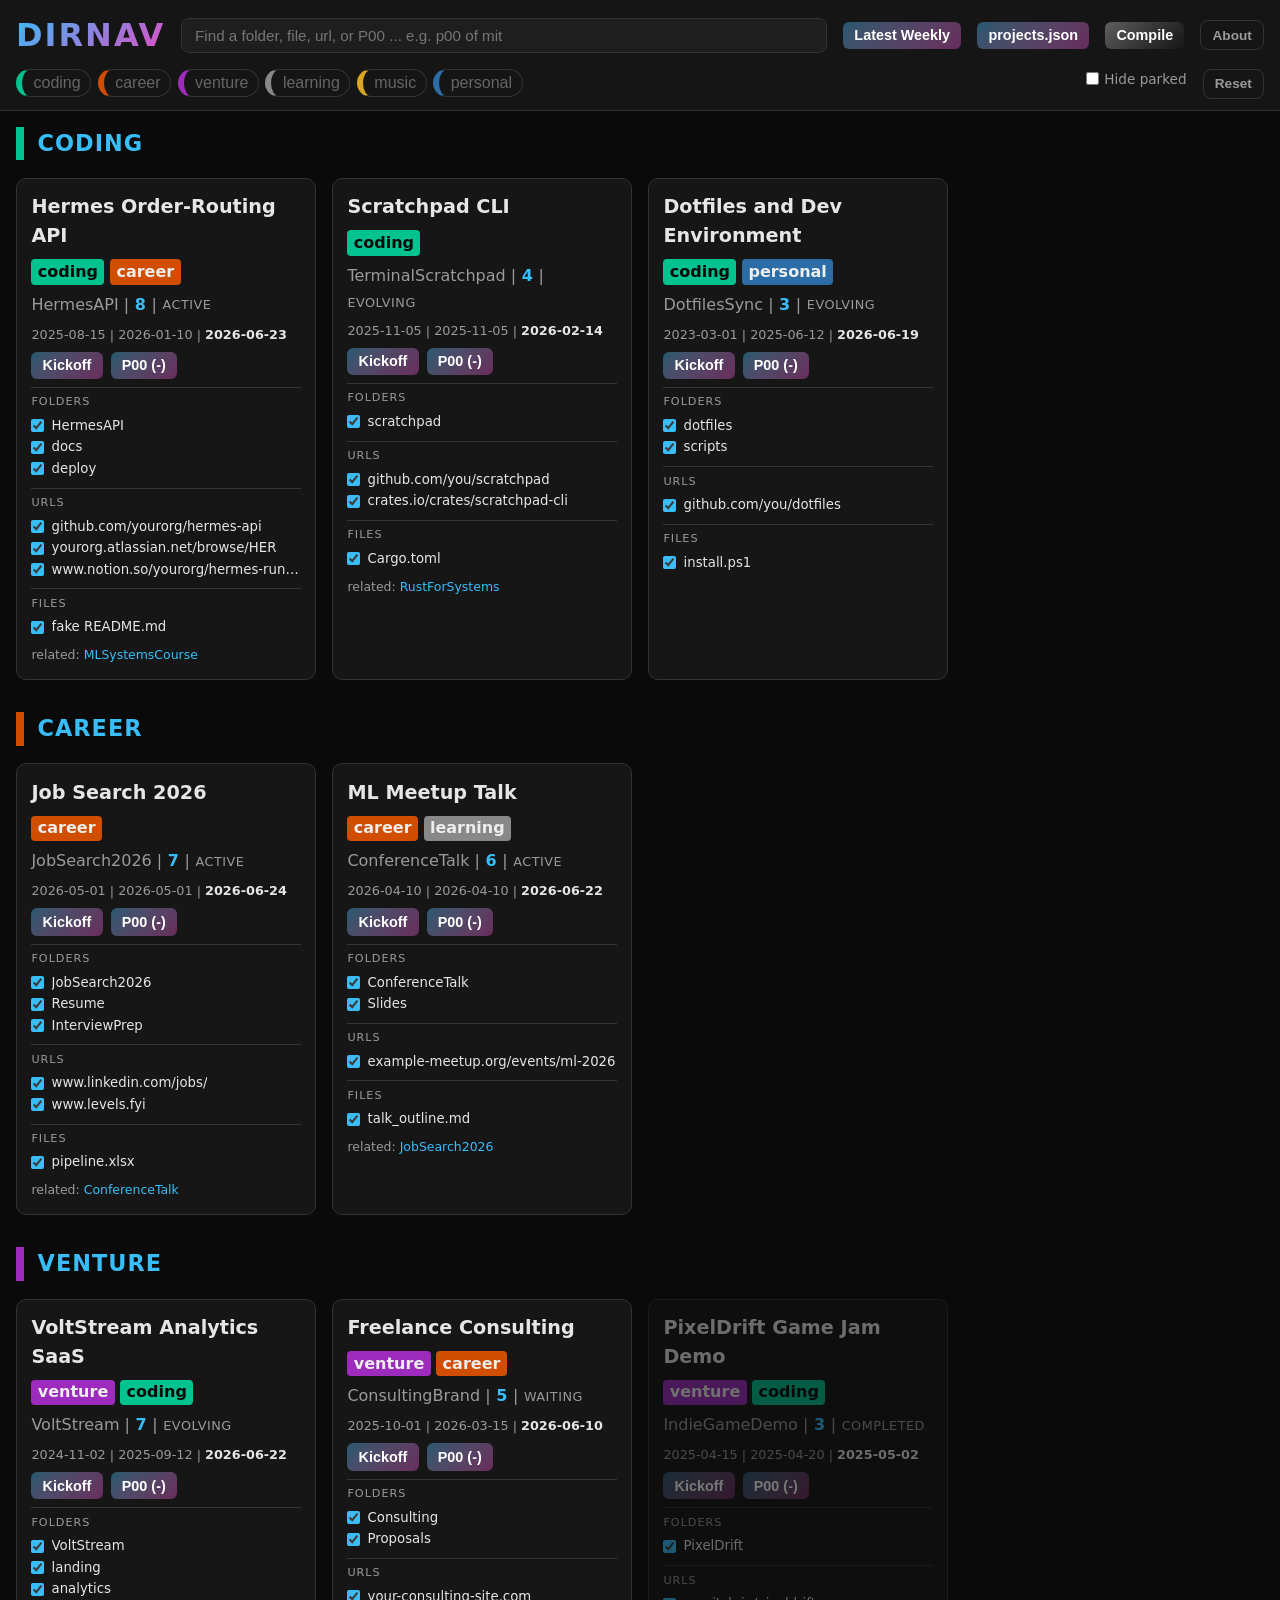
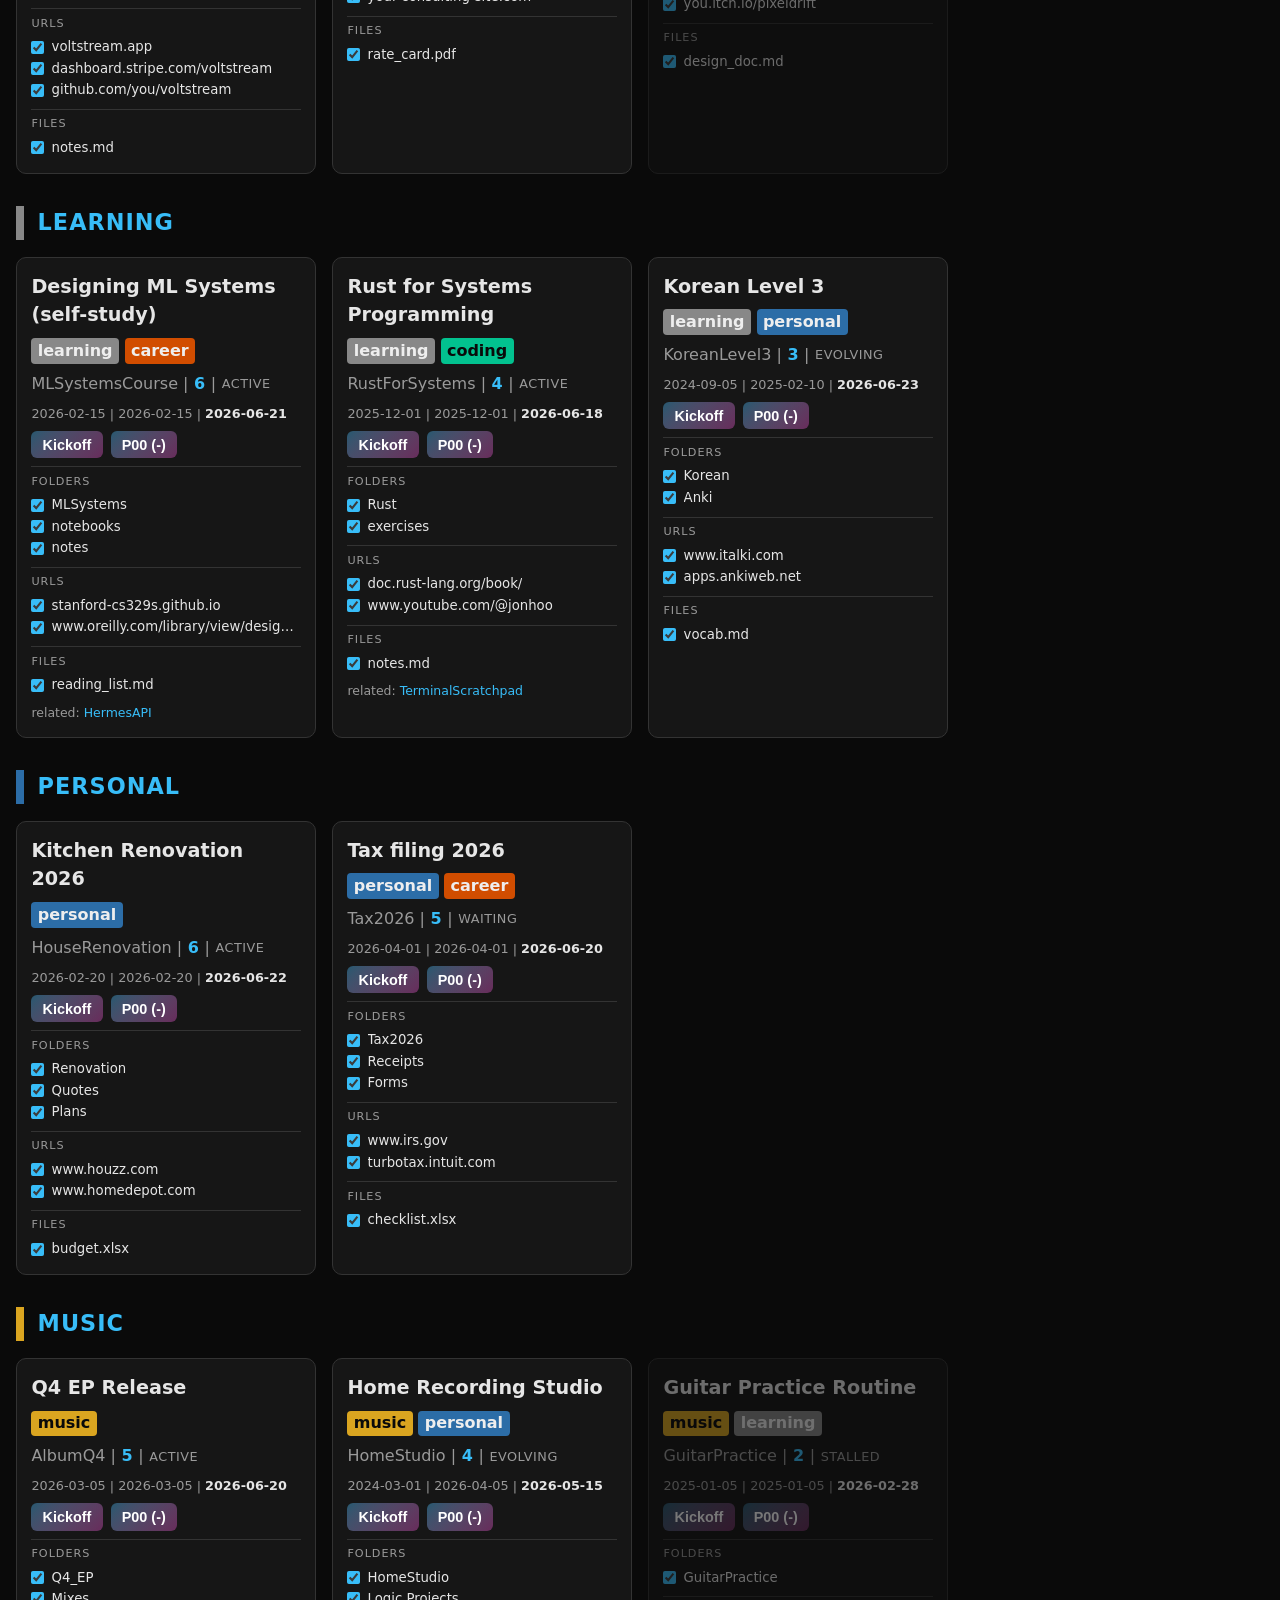
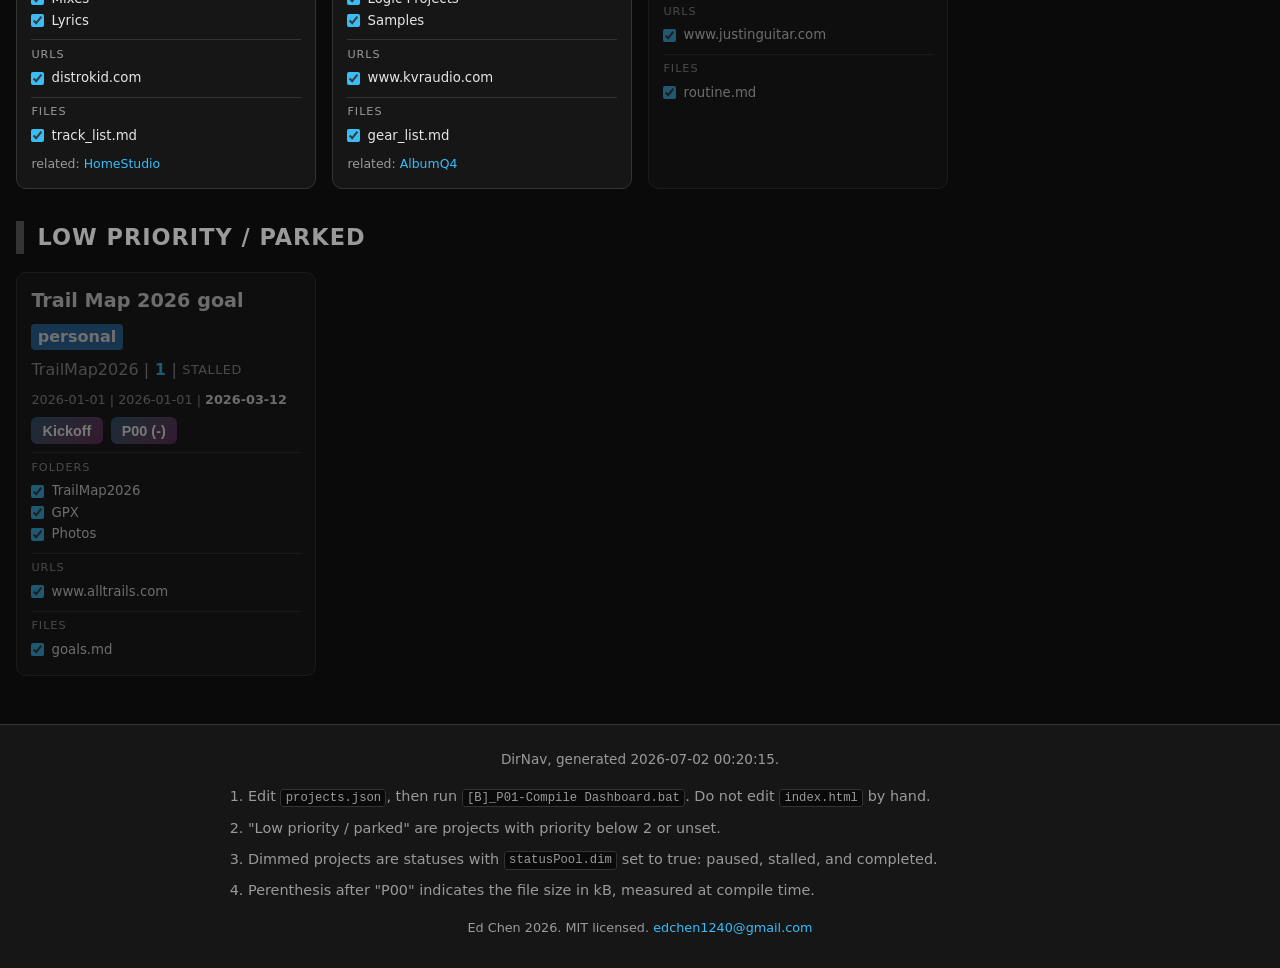
<file: 02_html/index.html>
<!doctype html>
<html lang="en">
<head>
<meta charset="utf-8">
<meta name="viewport" content="width=device-width, initial-scale=1">
<title>DirNav</title>
<link rel="icon" type="image/png" href="02_image/DirNav-favicon.png">
<link rel="stylesheet" href="style.css">
</head>
<body>
<header class="dn-header">
  <div class="dn-header-row">
    <a class="dn-brand" href="https://github.com/edchen1240/DirNav" target="_blank" rel="noopener noreferrer">DirNav</a>
    <input id="dn-search" class="dn-search" type="text" autocomplete="off"
           placeholder="Find a folder, file, url, or P00 ... e.g. p00 of mit">
    <button id="dn-open-weekly" class="btn-multi-function" type="button"
            title="Click: open latest weekly log in VSCode. Shift+click: open its folder. Ctrl+click: copy its path.">Latest Weekly</button>
    <button id="dn-open-manifest" class="btn-multi-function" type="button"
            title="Click: open projects.json in VSCode. Shift+click: open its folder. Ctrl+click: copy its path.">projects.json</button>
    <button id="dn-compile" class="btn-single-function" type="button"
            title="Run [B]_P01-Compile Dashboard.bat to regenerate index.html from projects.json.">Compile</button>
    <button id="dn-about" class="btn-plain" type="button"
            title="About DirNav. Shows the rendered content of about.md.">About</button>
  </div>
  <div class="dn-chips-row">
    <div id="dn-chips" class="dn-chips"></div>
    <label class="dn-toggle"><input type="checkbox" id="dn-hide-dim"> Hide parked</label>
    <button id="dn-reset" class="btn-plain" type="button">Reset</button>
  </div>
  <div id="dn-finder" class="dn-finder" hidden></div>
</header>

<main id="app" class="dn-main"></main>
<footer class="dn-footer">
  <p class="dn-footer-meta">DirNav, generated 2026-07-02 00:20:15.</p>
  <ol class="dn-footer-instructions">
    <li>Edit <code>projects.json</code>, then run <code>[B]_P01-Compile Dashboard.bat</code>. Do not edit <code>index.html</code> by hand.</li>
    <li>"Low priority / parked" are projects with priority below 2 or unset.</li>
    <li>Dimmed projects are statuses with <code>statusPool.dim</code> set to true: paused, stalled, and completed.</li>
    <li>Perenthesis after "P00" indicates the file size in kB, measured at compile time.</li>
  </ol>
  <p class="dn-footer-legal">Ed Chen 2026. MIT licensed. <a href="mailto:edchen1240@gmail.com">edchen1240@gmail.com</a></p>
</footer>

<script>window.DIRNAV_DATA = {"schemaVersion": 1, "attributePool": ["coding", "career", "venture", "learning", "music", "personal"], "statusPool": [{"value": "active", "label": "Active", "description": "In current focus, being worked on now. Has an ending goal or milestone.", "dim": false, "order": 1}, {"value": "evolving", "label": "Evolving", "description": "Long-lived, worked on intermittently as it grows.", "dim": false, "order": 2}, {"value": "waiting", "label": "Waiting", "description": "Blocked on something external.", "dim": false, "order": 3}, {"value": "paused", "label": "Paused", "description": "Deliberately set aside; resumable any time.", "dim": true, "order": 4}, {"value": "stalled", "label": "Stalled", "description": "Unintentionally inactive for a long time.", "dim": true, "order": 5}, {"value": "completed", "label": "Completed", "description": "Done. No further work expected.", "dim": true, "order": 6}], "projects": [{"projectSlug": "HermesAPI", "projectName": "Hermes Order-Routing API", "attributes": ["coding", "career"], "priority": 8, "status": "active", "p00InitiationDate": "2026-01-10", "startDate": "2025-08-15", "lastWorkDate": "2026-06-23", "note": "Main work project. REST microservice handling order routing for the marketplace team.", "folders": ["D:\\03_Temporary Locations\\04_DirNav demo\\HermesAPI", "D:\\03_Temporary Locations\\04_DirNav demo\\HermesAPI\\docs", "D:\\03_Temporary Locations\\04_DirNav demo\\HermesAPI\\deploy"], "urls": ["https://github.com/yourorg/hermes-api", "https://yourorg.atlassian.net/browse/HER", "https://www.notion.so/yourorg/hermes-runbook"], "files": ["D:\\03_Temporary Locations\\04_DirNav demo\\HermesAPI\\fake README.md"], "related": ["MLSystemsCourse"], "p00": "D:\\01_Floor\\a_Ed\\09_EECS\\20_Website\\07_DirNav\\12_GitHub_DirNav\\README.md"}, {"projectSlug": "JobSearch2026", "projectName": "Job Search 2026", "attributes": ["career"], "priority": 7, "status": "active", "p00InitiationDate": "2026-05-01", "startDate": "2026-05-01", "lastWorkDate": "2026-06-24", "note": "Resume, cover letters, interview prep, company pipeline.", "folders": ["C:\\Users\\you\\Career\\JobSearch2026", "C:\\Users\\you\\Career\\JobSearch2026\\Resume", "C:\\Users\\you\\Career\\JobSearch2026\\InterviewPrep"], "urls": ["https://www.linkedin.com/jobs/", "https://www.levels.fyi/"], "files": ["C:\\Users\\you\\Career\\JobSearch2026\\pipeline.xlsx"], "related": ["ConferenceTalk"], "p00": "C:\\Users\\you\\Career\\JobSearch2026\\P00_JobSearch2026.md"}, {"projectSlug": "VoltStream", "projectName": "VoltStream Analytics SaaS", "attributes": ["venture", "coding"], "priority": 7, "status": "evolving", "p00InitiationDate": "2025-09-12", "startDate": "2024-11-02", "lastWorkDate": "2026-06-22", "note": "Side SaaS for indie musicians. First three paying customers; dashboard rewrite in progress.", "folders": ["C:\\Users\\you\\Side\\VoltStream", "C:\\Users\\you\\Side\\VoltStream\\landing", "C:\\Users\\you\\Side\\VoltStream\\analytics"], "urls": ["https://voltstream.app", "https://dashboard.stripe.com/voltstream", "https://github.com/you/voltstream"], "files": ["C:\\Users\\you\\Side\\VoltStream\\notes.md"], "related": [], "p00": "C:\\Users\\you\\Side\\VoltStream\\P00_VoltStream.md"}, {"projectSlug": "ConferenceTalk", "projectName": "ML Meetup Talk", "attributes": ["career", "learning"], "priority": 6, "status": "active", "p00InitiationDate": "2026-04-10", "startDate": "2026-04-10", "lastWorkDate": "2026-06-22", "note": "Speaker slot at the regional ML meetup; slide draft in progress.", "folders": ["C:\\Users\\you\\Career\\ConferenceTalk", "C:\\Users\\you\\Career\\ConferenceTalk\\Slides"], "urls": ["https://example-meetup.org/events/ml-2026"], "files": ["C:\\Users\\you\\Career\\ConferenceTalk\\talk_outline.md"], "related": ["JobSearch2026"], "p00": "C:\\Users\\you\\Career\\ConferenceTalk\\P00_ConferenceTalk.md"}, {"projectSlug": "MLSystemsCourse", "projectName": "Designing ML Systems (self-study)", "attributes": ["learning", "career"], "priority": 6, "status": "active", "p00InitiationDate": "2026-02-15", "startDate": "2026-02-15", "lastWorkDate": "2026-06-21", "note": "Working through Chip Huyen's book plus the Stanford CS329S lectures.", "folders": ["C:\\Users\\you\\Learning\\MLSystems", "C:\\Users\\you\\Learning\\MLSystems\\notebooks", "C:\\Users\\you\\Learning\\MLSystems\\notes"], "urls": ["https://stanford-cs329s.github.io/", "https://www.oreilly.com/library/view/designing-machine-learning/9781098107956/"], "files": ["C:\\Users\\you\\Learning\\MLSystems\\reading_list.md"], "related": ["HermesAPI"], "p00": "C:\\Users\\you\\Learning\\MLSystems\\P00_MLSystemsCourse.md"}, {"projectSlug": "HouseRenovation", "projectName": "Kitchen Renovation 2026", "attributes": ["personal"], "priority": 6, "status": "active", "p00InitiationDate": "2026-02-20", "startDate": "2026-02-20", "lastWorkDate": "2026-06-22", "note": "Kitchen remodel. Cabinets ordered, electrician booked for July.", "folders": ["C:\\Users\\you\\Personal\\Renovation", "C:\\Users\\you\\Personal\\Renovation\\Quotes", "C:\\Users\\you\\Personal\\Renovation\\Plans"], "urls": ["https://www.houzz.com/", "https://www.homedepot.com/"], "files": ["C:\\Users\\you\\Personal\\Renovation\\budget.xlsx"], "related": [], "p00": "C:\\Users\\you\\Personal\\Renovation\\P00_Renovation.md"}, {"projectSlug": "ConsultingBrand", "projectName": "Freelance Consulting", "attributes": ["venture", "career"], "priority": 5, "status": "waiting", "p00InitiationDate": "2026-03-15", "startDate": "2025-10-01", "lastWorkDate": "2026-06-10", "note": "Waiting on a contract signoff from the discovery lead.", "folders": ["C:\\Users\\you\\Side\\Consulting", "C:\\Users\\you\\Side\\Consulting\\Proposals"], "urls": ["https://your-consulting-site.com"], "files": ["C:\\Users\\you\\Side\\Consulting\\rate_card.pdf"], "related": [], "p00": "C:\\Users\\you\\Side\\Consulting\\P00_Consulting.md"}, {"projectSlug": "AlbumQ4", "projectName": "Q4 EP Release", "attributes": ["music"], "priority": 5, "status": "active", "p00InitiationDate": "2026-03-05", "startDate": "2026-03-05", "lastWorkDate": "2026-06-20", "note": "Four-track EP for Q4. Two tracks tracked, two in writing.", "folders": ["C:\\Users\\you\\Music\\Q4_EP", "C:\\Users\\you\\Music\\Q4_EP\\Mixes", "C:\\Users\\you\\Music\\Q4_EP\\Lyrics"], "urls": ["https://distrokid.com/"], "files": ["C:\\Users\\you\\Music\\Q4_EP\\track_list.md"], "related": ["HomeStudio"], "p00": "C:\\Users\\you\\Music\\Q4_EP\\P00_AlbumQ4.md"}, {"projectSlug": "Tax2026", "projectName": "Tax filing 2026", "attributes": ["personal", "career"], "priority": 5, "status": "waiting", "p00InitiationDate": "2026-04-01", "startDate": "2026-04-01", "lastWorkDate": "2026-06-20", "note": "Waiting on the brokerage K-1 before final submission.", "folders": ["C:\\Users\\you\\Admin\\Tax2026", "C:\\Users\\you\\Admin\\Tax2026\\Receipts", "C:\\Users\\you\\Admin\\Tax2026\\Forms"], "urls": ["https://www.irs.gov/", "https://turbotax.intuit.com/"], "files": ["C:\\Users\\you\\Admin\\Tax2026\\checklist.xlsx"], "related": [], "p00": "C:\\Users\\you\\Admin\\Tax2026\\P00_Tax2026.md"}, {"projectSlug": "RustForSystems", "projectName": "Rust for Systems Programming", "attributes": ["learning", "coding"], "priority": 4, "status": "active", "p00InitiationDate": "2025-12-01", "startDate": "2025-12-01", "lastWorkDate": "2026-06-18", "note": "Working through the Rust Book and Jon Gjengset's videos.", "folders": ["C:\\Users\\you\\Learning\\Rust", "C:\\Users\\you\\Learning\\Rust\\exercises"], "urls": ["https://doc.rust-lang.org/book/", "https://www.youtube.com/@jonhoo"], "files": ["C:\\Users\\you\\Learning\\Rust\\notes.md"], "related": ["TerminalScratchpad"], "p00": "C:\\Users\\you\\Learning\\Rust\\P00_Rust.md"}, {"projectSlug": "TerminalScratchpad", "projectName": "Scratchpad CLI", "attributes": ["coding"], "priority": 4, "status": "evolving", "p00InitiationDate": "2025-11-05", "startDate": "2025-11-05", "lastWorkDate": "2026-02-14", "note": "Rust CLI for quick text and code snippets. Picked up while learning Rust.", "folders": ["C:\\Users\\you\\Projects\\scratchpad"], "urls": ["https://github.com/you/scratchpad", "https://crates.io/crates/scratchpad-cli"], "files": ["C:\\Users\\you\\Projects\\scratchpad\\Cargo.toml"], "related": ["RustForSystems"], "p00": "C:\\Users\\you\\Projects\\scratchpad\\P00_Scratchpad.md"}, {"projectSlug": "HomeStudio", "projectName": "Home Recording Studio", "attributes": ["music", "personal"], "priority": 4, "status": "evolving", "p00InitiationDate": "2026-04-05", "startDate": "2024-03-01", "lastWorkDate": "2026-05-15", "note": "Bedroom setup. Logic projects, sample library, gear notes.", "folders": ["C:\\Users\\you\\Music\\HomeStudio", "C:\\Users\\you\\Music\\HomeStudio\\Logic Projects", "C:\\Users\\you\\Music\\HomeStudio\\Samples"], "urls": ["https://www.kvraudio.com/"], "files": ["C:\\Users\\you\\Music\\HomeStudio\\gear_list.md"], "related": ["AlbumQ4"], "p00": "C:\\Users\\you\\Music\\HomeStudio\\P00_HomeStudio.md"}, {"projectSlug": "DotfilesSync", "projectName": "Dotfiles and Dev Environment", "attributes": ["coding", "personal"], "priority": 3, "status": "evolving", "p00InitiationDate": "2025-06-12", "startDate": "2023-03-01", "lastWorkDate": "2026-06-19", "note": "Cross-machine config, install scripts, terminal setup.", "folders": ["C:\\Users\\you\\Projects\\dotfiles", "C:\\Users\\you\\Projects\\dotfiles\\scripts"], "urls": ["https://github.com/you/dotfiles"], "files": ["C:\\Users\\you\\Projects\\dotfiles\\install.ps1"], "related": [], "p00": "C:\\Users\\you\\Projects\\dotfiles\\P00_Dotfiles.md"}, {"projectSlug": "KoreanLevel3", "projectName": "Korean Level 3", "attributes": ["learning", "personal"], "priority": 3, "status": "evolving", "p00InitiationDate": "2025-02-10", "startDate": "2024-09-05", "lastWorkDate": "2026-06-23", "note": "Daily Anki plus weekly tutor session on iTalki.", "folders": ["C:\\Users\\you\\Learning\\Korean", "C:\\Users\\you\\Learning\\Korean\\Anki"], "urls": ["https://www.italki.com/", "https://apps.ankiweb.net/"], "files": ["C:\\Users\\you\\Learning\\Korean\\vocab.md"], "related": [], "p00": "C:\\Users\\you\\Learning\\Korean\\P00_Korean.md"}, {"projectSlug": "IndieGameDemo", "projectName": "PixelDrift Game Jam Demo", "attributes": ["venture", "coding"], "priority": 3, "status": "completed", "p00InitiationDate": "2025-04-20", "startDate": "2025-04-15", "lastWorkDate": "2025-05-02", "note": "Two-week jam build. Shipped, may revisit as a full game later.", "folders": ["C:\\Users\\you\\Side\\PixelDrift"], "urls": ["https://you.itch.io/pixeldrift"], "files": ["C:\\Users\\you\\Side\\PixelDrift\\design_doc.md"], "related": [], "p00": "C:\\Users\\you\\Side\\PixelDrift\\P00_PixelDrift.md"}, {"projectSlug": "GuitarPractice", "projectName": "Guitar Practice Routine", "attributes": ["music", "learning"], "priority": 2, "status": "stalled", "p00InitiationDate": "2025-01-05", "startDate": "2025-01-05", "lastWorkDate": "2026-02-28", "note": "Structured 30-min daily routine. Fell off in late winter.", "folders": ["C:\\Users\\you\\Music\\GuitarPractice"], "urls": ["https://www.justinguitar.com/"], "files": ["C:\\Users\\you\\Music\\GuitarPractice\\routine.md"], "related": [], "p00": "C:\\Users\\you\\Music\\GuitarPractice\\P00_Guitar.md"}, {"projectSlug": "TrailMap2026", "projectName": "Trail Map 2026 goal", "attributes": ["personal"], "priority": 1, "status": "stalled", "p00InitiationDate": "2026-01-01", "startDate": "2026-01-01", "lastWorkDate": "2026-03-12", "note": "Hiking-mile tracker. Dropped off in spring; revisit before fall season.", "folders": ["C:\\Users\\you\\Personal\\TrailMap2026", "C:\\Users\\you\\Personal\\TrailMap2026\\GPX", "C:\\Users\\you\\Personal\\TrailMap2026\\Photos"], "urls": ["https://www.alltrails.com/"], "files": ["C:\\Users\\you\\Personal\\TrailMap2026\\goals.md"], "related": [], "p00": "C:\\Users\\you\\Personal\\TrailMap2026\\P00_TrailMap2026.md"}]};</script>
<script>window.DIRNAV_MANIFEST_PATH = "D:\\01_Floor\\a_Ed\\21_Claude\\05_Project Management\\07_DirNav\\12_GitHub_DirNav\\projects.json";</script>
<script>window.DIRNAV_LATEST_WEEKLY_PATH = "D:\\01_Floor\\a_Ed\\21_Claude\\02_AI Career Advise\\01_Weekly\\2026-07_Weeklys.md";</script>
<script src="03_js/app.js"></script>
</body>
</html>
</file>
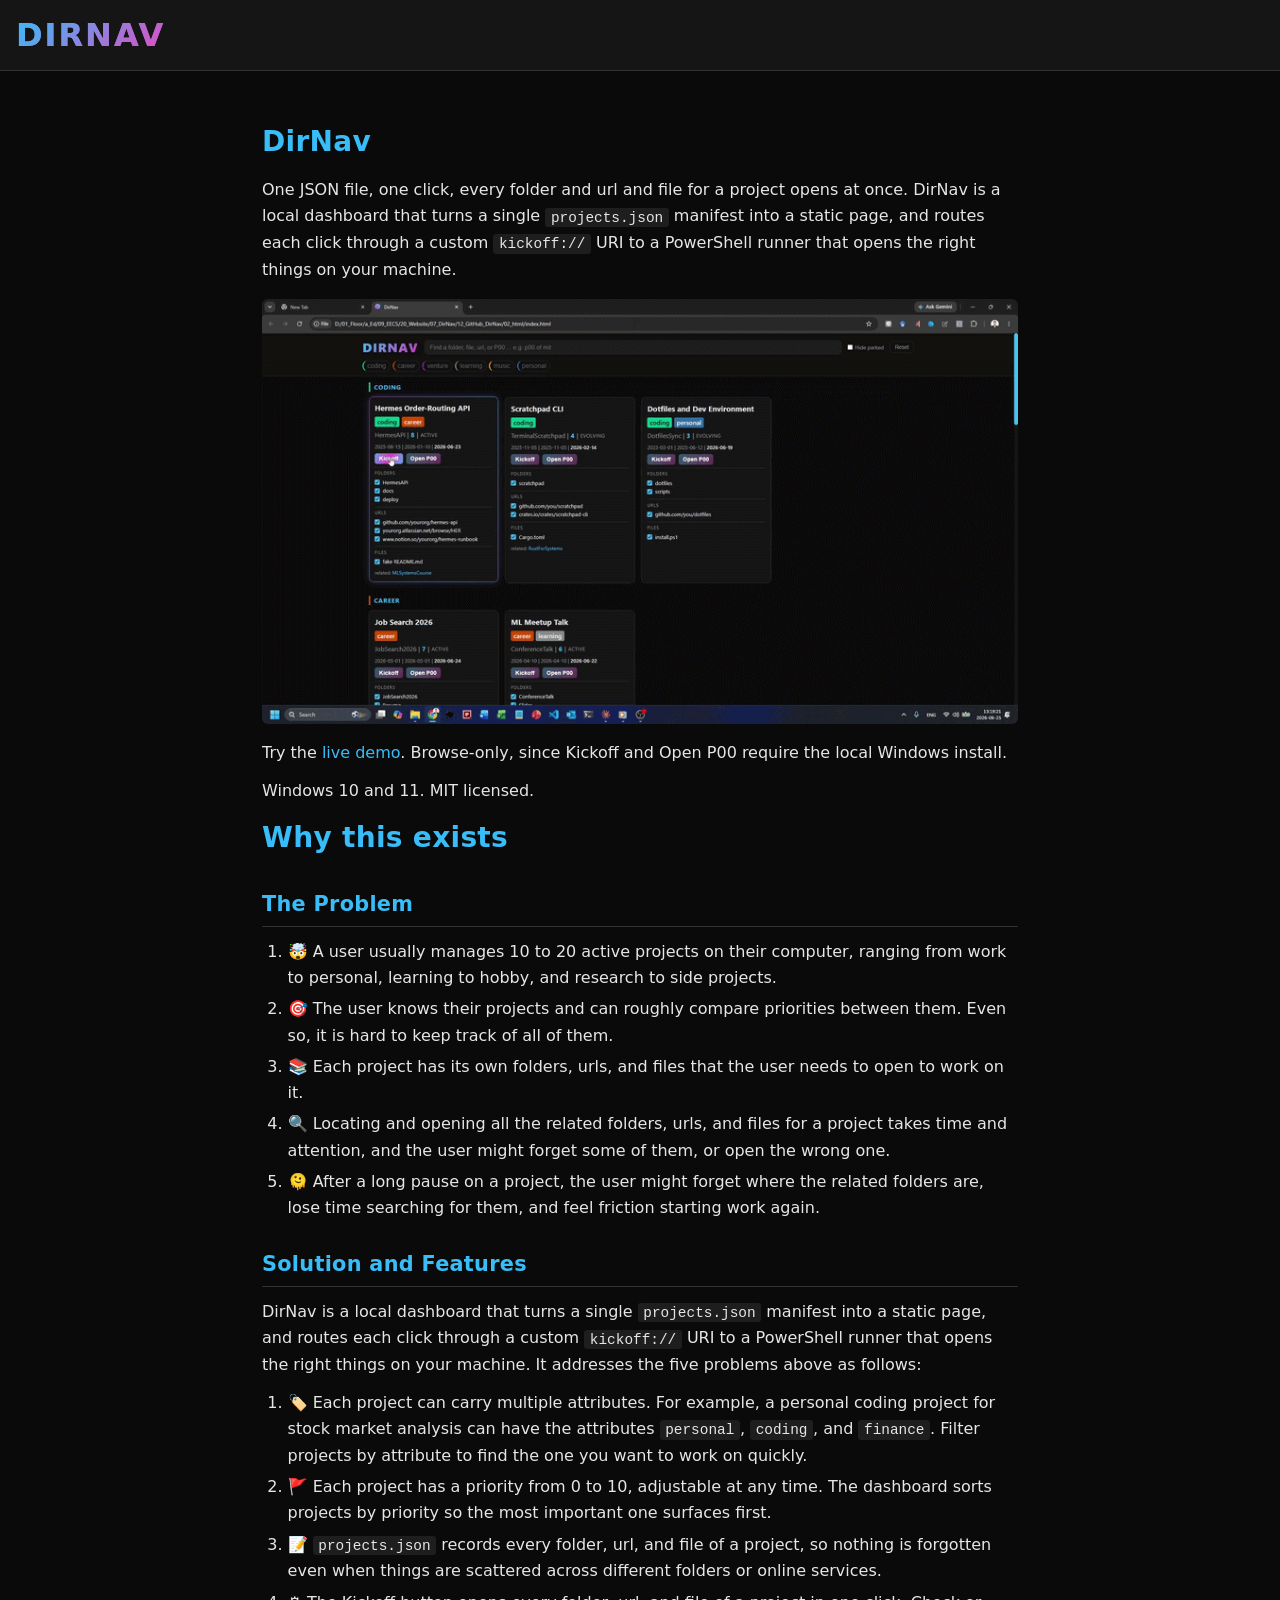
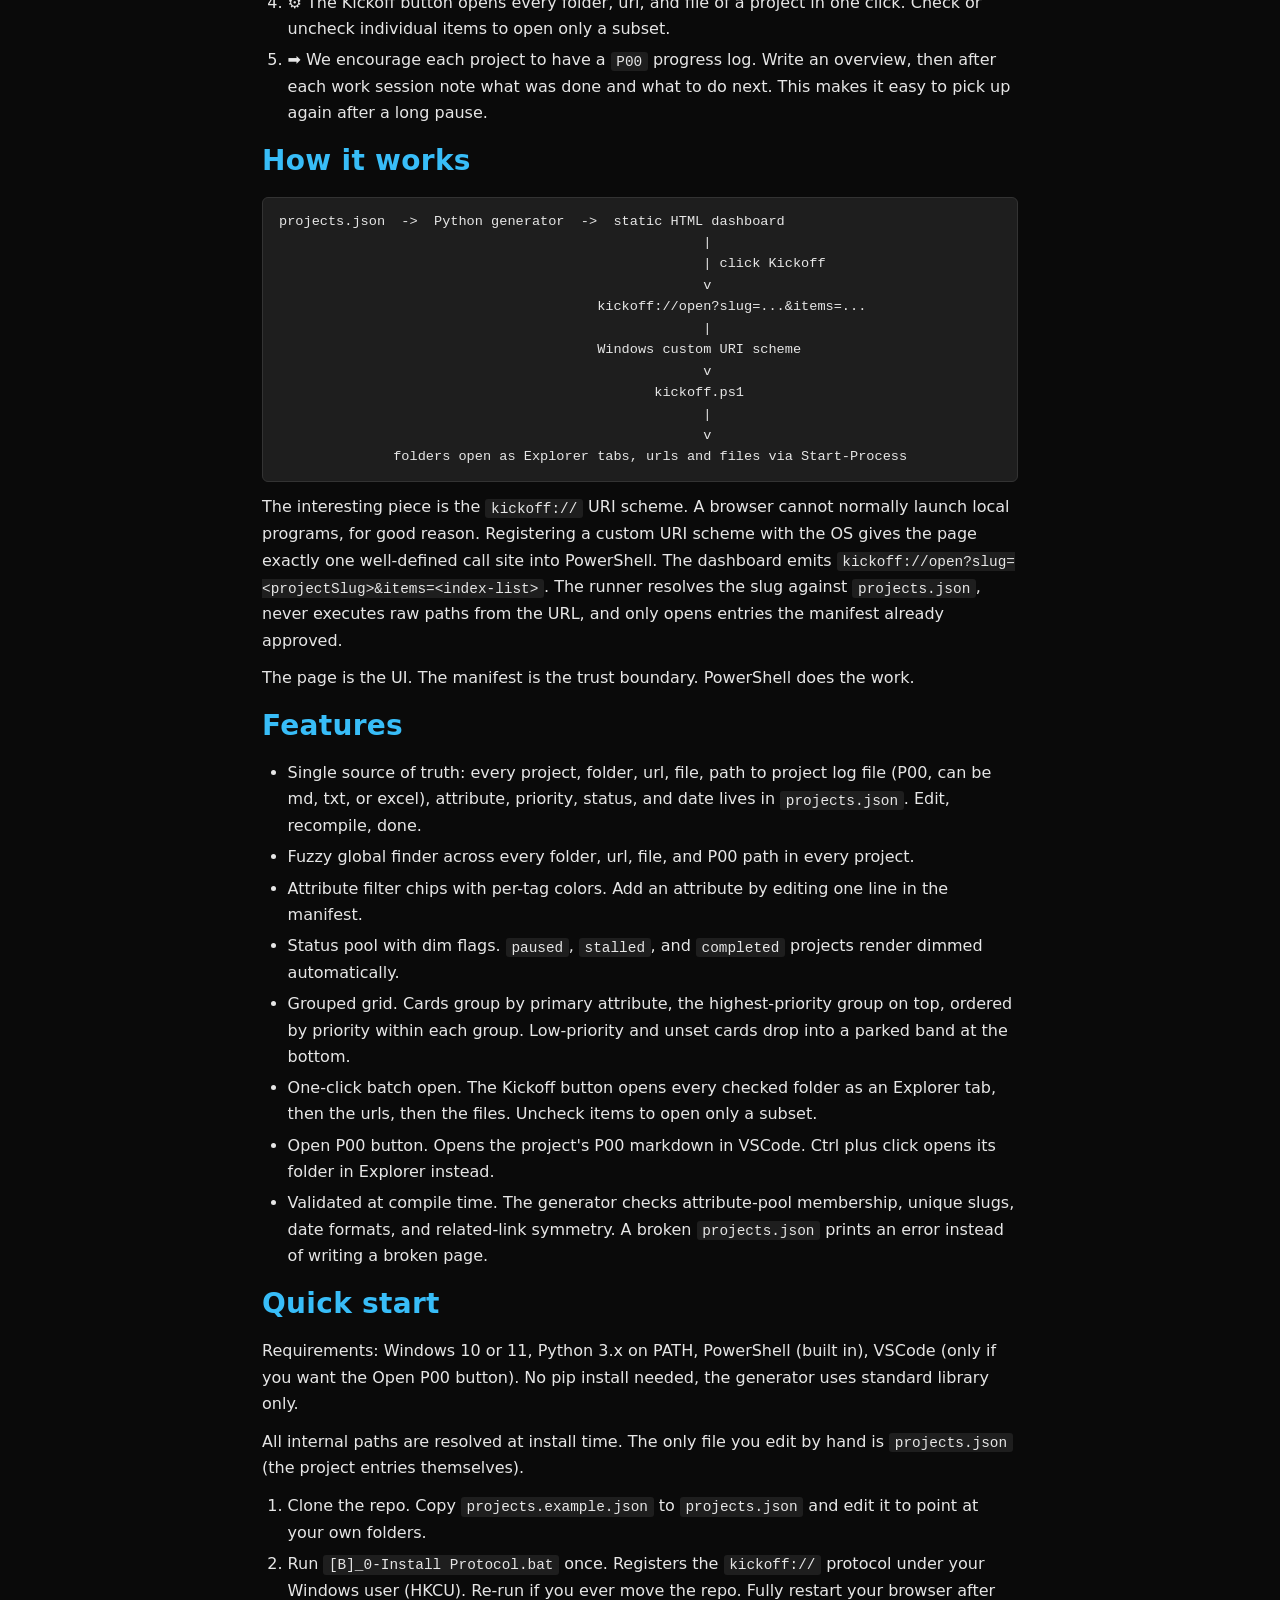
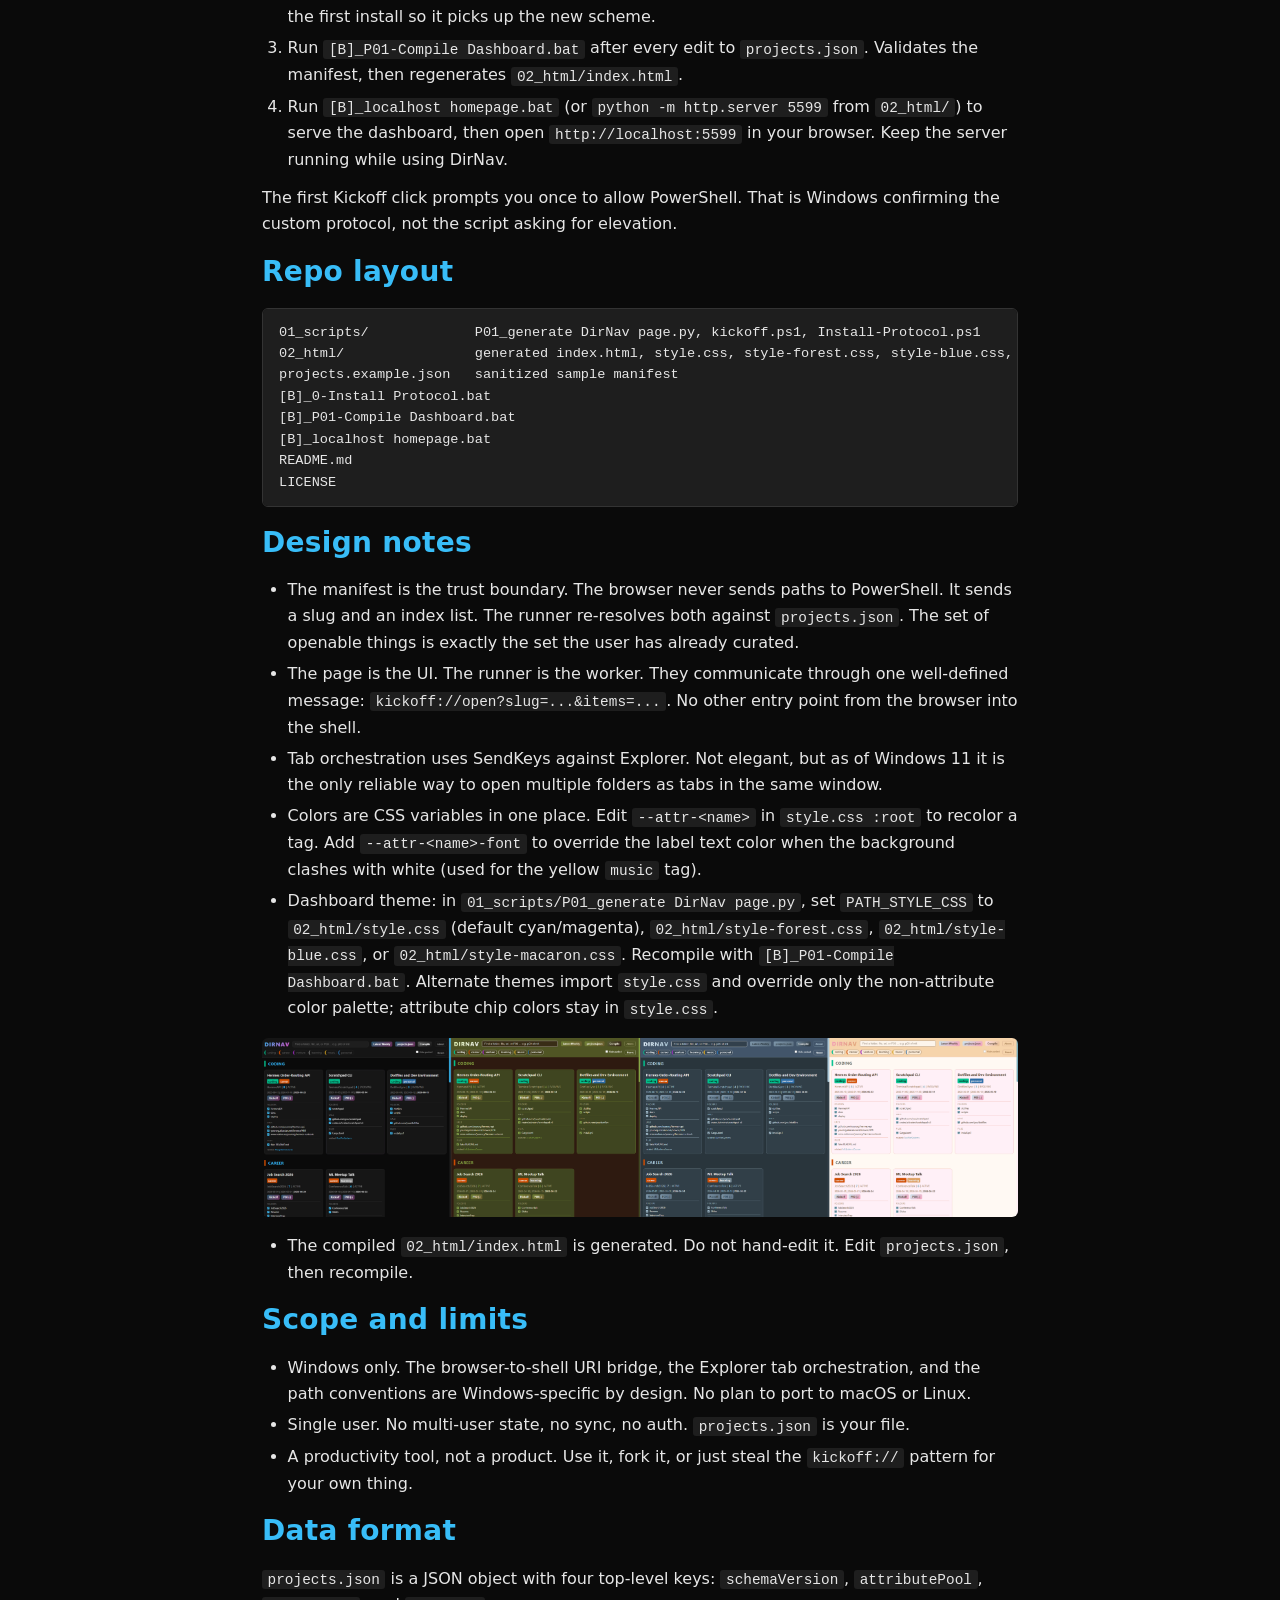
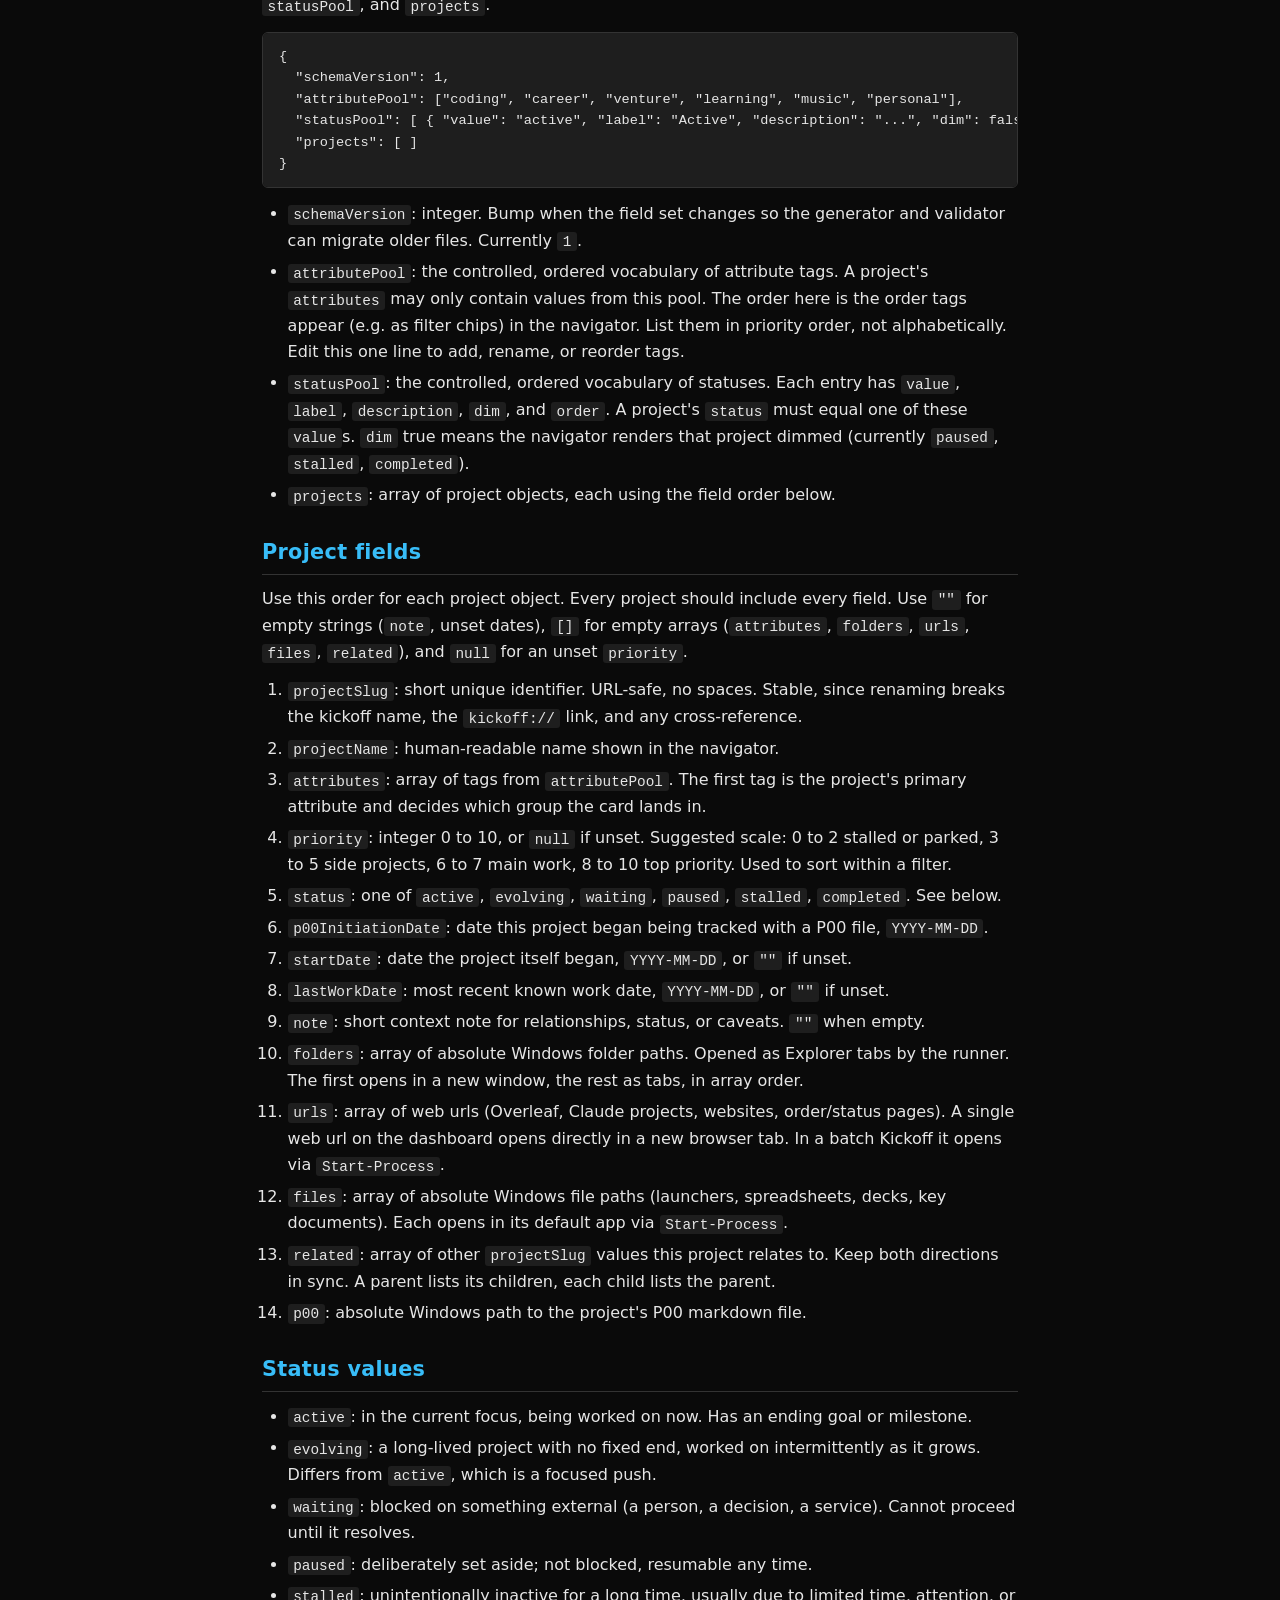
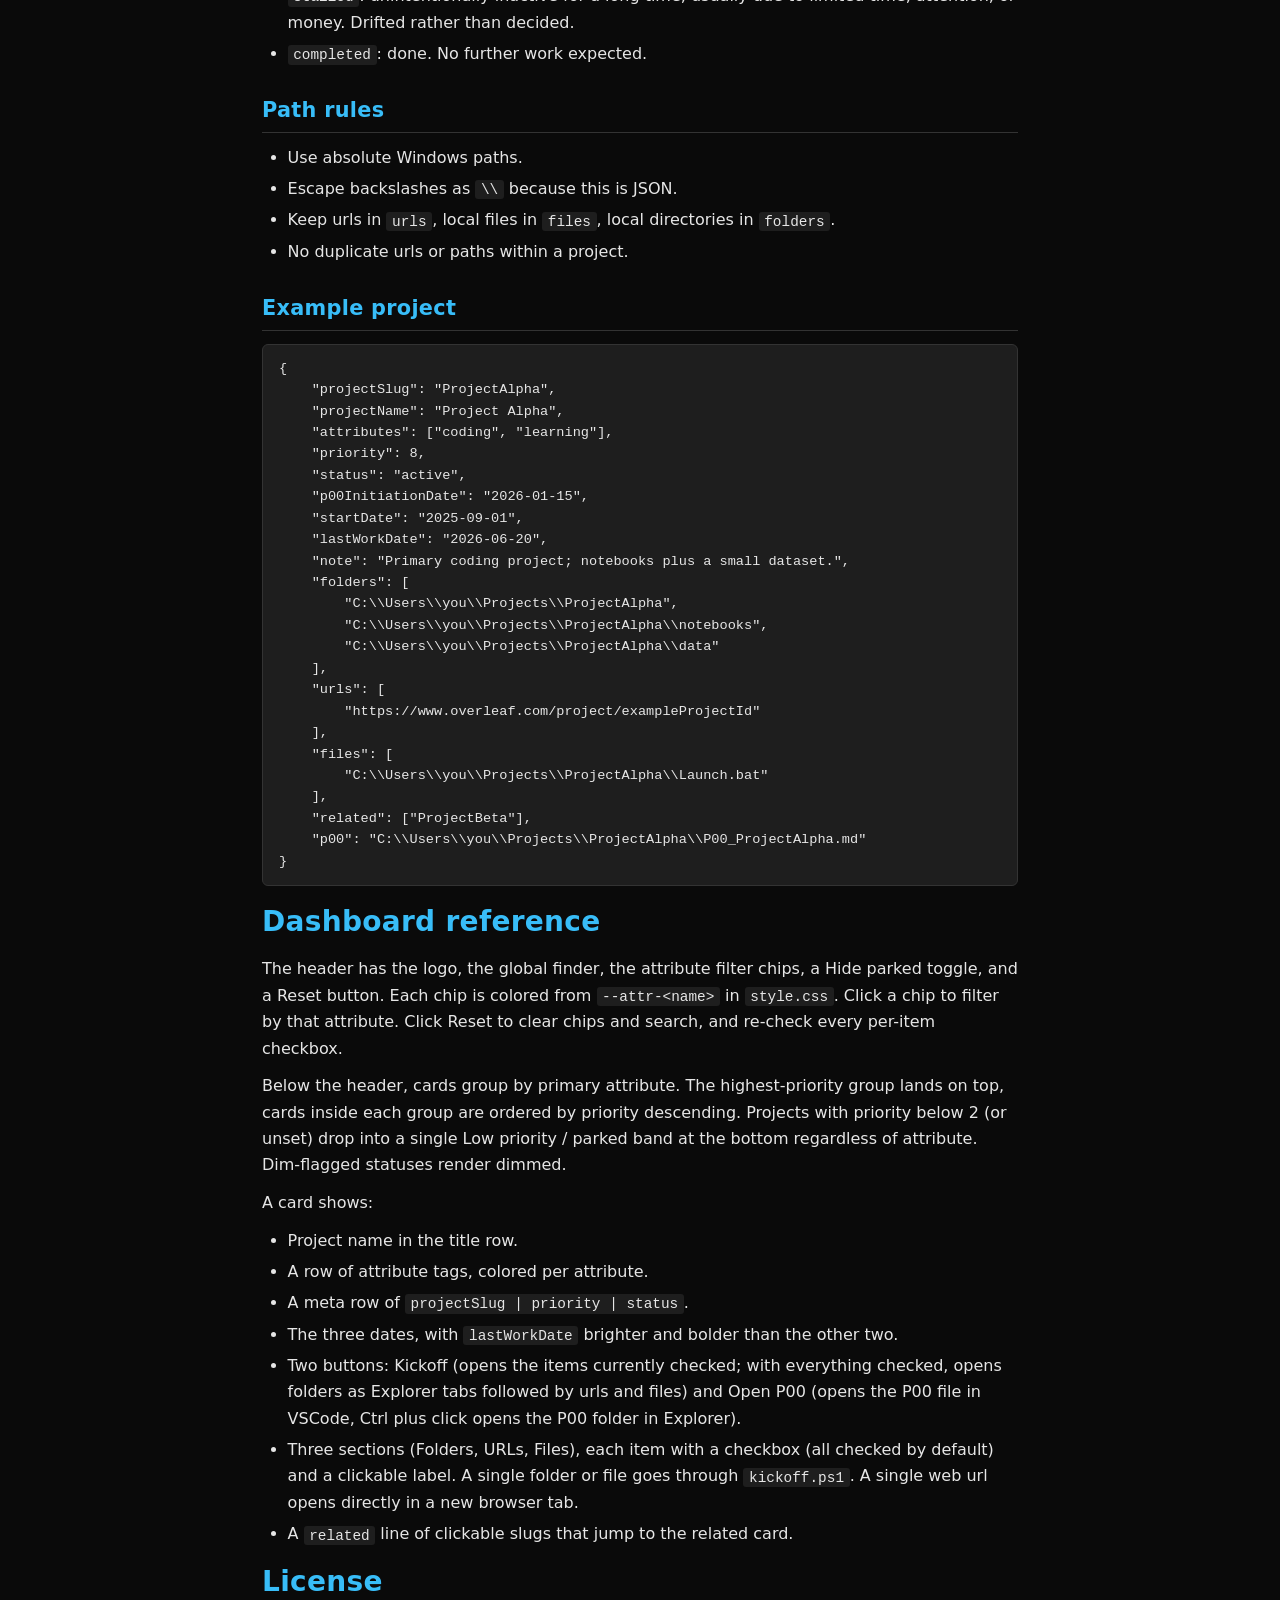
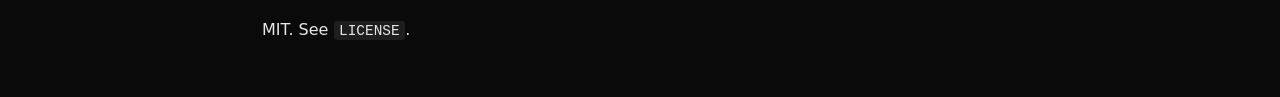
<file: 02_html/about.html>
<!doctype html>
<html lang="en">
<head>
<meta charset="utf-8">
<meta name="viewport" content="width=device-width, initial-scale=1">
<title>About DirNav</title>
<link rel="icon" type="image/png" href="02_image/DirNav-favicon.png">
<link rel="stylesheet" href="style.css">
</head>
<body>
<header class="dn-header">
  <div class="dn-header-row">
    <div class="dn-brand"><a href="index.html" style="color:inherit;text-decoration:none;background:inherit;-webkit-text-fill-color:inherit;">DirNav</a></div>
  </div>
</header>
<main class="dn-about-page">
<h1>DirNav</h1>
<p>One JSON file, one click, every folder and url and file for a project opens at once. DirNav is a local dashboard that turns a single <code>projects.json</code> manifest into a static page, and routes each click through a custom <code>kickoff://</code> URI to a PowerShell runner that opens the right things on your machine.</p>
<p><img src="DirNav_demo.gif" alt="Kickoff opening folders, urls, and files"></p>
<p>Try the <a href="https://edchen1240.github.io/DirNav/" target="_blank" rel="noopener noreferrer">live demo</a>. Browse-only, since Kickoff and Open P00 require the local Windows install.</p>
<p>Windows 10 and 11. MIT licensed.</p>
<h1>Why this exists</h1>
<h2>The Problem</h2>
<ol>
<li>🤯 A user usually manages 10 to 20 active projects on their computer, ranging from work to personal, learning to hobby, and research to side projects.</li>
<li>🎯 The user knows their projects and can roughly compare priorities between them. Even so, it is hard to keep track of all of them.</li>
<li>📚 Each project has its own folders, urls, and files that the user needs to open to work on it.</li>
<li>🔍 Locating and opening all the related folders, urls, and files for a project takes time and attention, and the user might forget some of them, or open the wrong one.</li>
<li>🫠 After a long pause on a project, the user might forget where the related folders are, lose time searching for them, and feel friction starting work again.</li>
</ol>
<h2>Solution and Features</h2>
<p>DirNav is a local dashboard that turns a single <code>projects.json</code> manifest into a static page, and routes each click through a custom <code>kickoff://</code> URI to a PowerShell runner that opens the right things on your machine. It addresses the five problems above as follows:</p>
<ol>
<li>🏷️ Each project can carry multiple attributes. For example, a personal coding project for stock market analysis can have the attributes <code>personal</code>, <code>coding</code>, and <code>finance</code>. Filter projects by attribute to find the one you want to work on quickly.</li>
<li>🚩 Each project has a priority from 0 to 10, adjustable at any time. The dashboard sorts projects by priority so the most important one surfaces first.</li>
<li>📝 <code>projects.json</code> records every folder, url, and file of a project, so nothing is forgotten even when things are scattered across different folders or online services.</li>
<li>⚙️ The Kickoff button opens every folder, url, and file of a project in one click. Check or uncheck individual items to open only a subset.</li>
<li>➡️ We encourage each project to have a <code>P00</code> progress log. Write an overview, then after each work session note what was done and what to do next. This makes it easy to pick up again after a long pause.</li>
</ol>
<h1>How it works</h1>
<pre><code>projects.json  -&gt;  Python generator  -&gt;  static HTML dashboard
                                                    |
                                                    | click Kickoff
                                                    v
                                       kickoff://open?slug=...&amp;items=...
                                                    |
                                       Windows custom URI scheme
                                                    v
                                              kickoff.ps1
                                                    |
                                                    v
              folders open as Explorer tabs, urls and files via Start-Process</code></pre>
<p>The interesting piece is the <code>kickoff://</code> URI scheme. A browser cannot normally launch local programs, for good reason. Registering a custom URI scheme with the OS gives the page exactly one well-defined call site into PowerShell. The dashboard emits <code>kickoff://open?slug=&lt;projectSlug&gt;&amp;items=&lt;index-list&gt;</code>. The runner resolves the slug against <code>projects.json</code>, never executes raw paths from the URL, and only opens entries the manifest already approved.</p>
<p>The page is the UI. The manifest is the trust boundary. PowerShell does the work.</p>
<h1>Features</h1>
<ul>
<li>Single source of truth: every project, folder, url, file, path to project log file (P00, can be md, txt, or excel), attribute, priority, status, and date lives in <code>projects.json</code>. Edit, recompile, done.</li>
<li>Fuzzy global finder across every folder, url, file, and P00 path in every project.</li>
<li>Attribute filter chips with per-tag colors. Add an attribute by editing one line in the manifest.</li>
<li>Status pool with dim flags. <code>paused</code>, <code>stalled</code>, and <code>completed</code> projects render dimmed automatically.</li>
<li>Grouped grid. Cards group by primary attribute, the highest-priority group on top, ordered by priority within each group. Low-priority and unset cards drop into a parked band at the bottom.</li>
<li>One-click batch open. The Kickoff button opens every checked folder as an Explorer tab, then the urls, then the files. Uncheck items to open only a subset.</li>
<li>Open P00 button. Opens the project's P00 markdown in VSCode. Ctrl plus click opens its folder in Explorer instead.</li>
<li>Validated at compile time. The generator checks attribute-pool membership, unique slugs, date formats, and related-link symmetry. A broken <code>projects.json</code> prints an error instead of writing a broken page.</li>
</ul>
<h1>Quick start</h1>
<p>Requirements: Windows 10 or 11, Python 3.x on PATH, PowerShell (built in), VSCode (only if you want the Open P00 button). No pip install needed, the generator uses standard library only.</p>
<p>All internal paths are resolved at install time. The only file you edit by hand is <code>projects.json</code> (the project entries themselves).</p>
<ol>
<li>Clone the repo. Copy <code>projects.example.json</code> to <code>projects.json</code> and edit it to point at your own folders.</li>
<li>Run <code>[B]_0-Install Protocol.bat</code> once. Registers the <code>kickoff://</code> protocol under your Windows user (HKCU). Re-run if you ever move the repo. Fully restart your browser after the first install so it picks up the new scheme.</li>
<li>Run <code>[B]_P01-Compile Dashboard.bat</code> after every edit to <code>projects.json</code>. Validates the manifest, then regenerates <code>02_html/index.html</code>.</li>
<li>Run <code>[B]_localhost homepage.bat</code> (or <code>python -m http.server 5599</code> from <code>02_html/</code>) to serve the dashboard, then open <code>http://localhost:5599</code> in your browser. Keep the server running while using DirNav.</li>
</ol>
<p>The first Kickoff click prompts you once to allow PowerShell. That is Windows confirming the custom protocol, not the script asking for elevation.</p>
<h1>Repo layout</h1>
<pre><code>01_scripts/             P01_generate DirNav page.py, kickoff.ps1, Install-Protocol.ps1
02_html/                generated index.html, style.css, style-forest.css, style-blue.css, style-macaron.css, 03_js/app.js, 04_includes/
projects.example.json   sanitized sample manifest
[B]_0-Install Protocol.bat
[B]_P01-Compile Dashboard.bat
[B]_localhost homepage.bat
README.md
LICENSE</code></pre>
<h1>Design notes</h1>
<ul>
<li>The manifest is the trust boundary. The browser never sends paths to PowerShell. It sends a slug and an index list. The runner re-resolves both against <code>projects.json</code>. The set of openable things is exactly the set the user has already curated.</li>
<li>The page is the UI. The runner is the worker. They communicate through one well-defined message: <code>kickoff://open?slug=...&amp;items=...</code>. No other entry point from the browser into the shell.</li>
<li>Tab orchestration uses SendKeys against Explorer. Not elegant, but as of Windows 11 it is the only reliable way to open multiple folders as tabs in the same window.</li>
<li>Colors are CSS variables in one place. Edit <code>--attr-&lt;name&gt;</code> in <code>style.css :root</code> to recolor a tag. Add <code>--attr-&lt;name&gt;-font</code> to override the label text color when the background clashes with white (used for the yellow <code>music</code> tag).</li>
<li>Dashboard theme: in <code>01_scripts/P01_generate DirNav page.py</code>, set <code>PATH_STYLE_CSS</code> to <code>02_html/style.css</code> (default cyan/magenta), <code>02_html/style-forest.css</code>, <code>02_html/style-blue.css</code>, or <code>02_html/style-macaron.css</code>. Recompile with <code>[B]_P01-Compile Dashboard.bat</code>. Alternate themes import <code>style.css</code> and override only the non-attribute color palette; attribute chip colors stay in <code>style.css</code>.</li>
</ul>
<p><img src="themes_all.png" alt="DirNav dashboard themes"></p>
<ul>
<li>The compiled <code>02_html/index.html</code> is generated. Do not hand-edit it. Edit <code>projects.json</code>, then recompile.</li>
</ul>
<h1>Scope and limits</h1>
<ul>
<li>Windows only. The browser-to-shell URI bridge, the Explorer tab orchestration, and the path conventions are Windows-specific by design. No plan to port to macOS or Linux.</li>
<li>Single user. No multi-user state, no sync, no auth. <code>projects.json</code> is your file.</li>
<li>A productivity tool, not a product. Use it, fork it, or just steal the <code>kickoff://</code> pattern for your own thing.</li>
</ul>
<h1>Data format</h1>
<p><code>projects.json</code> is a JSON object with four top-level keys: <code>schemaVersion</code>, <code>attributePool</code>, <code>statusPool</code>, and <code>projects</code>.</p>
<pre><code class="lang-json">{
  "schemaVersion": 1,
  "attributePool": ["coding", "career", "venture", "learning", "music", "personal"],
  "statusPool": [ { "value": "active", "label": "Active", "description": "...", "dim": false, "order": 1 } ],
  "projects": [ ]
}</code></pre>
<ul>
<li><code>schemaVersion</code>: integer. Bump when the field set changes so the generator and validator can migrate older files. Currently <code>1</code>.</li>
<li><code>attributePool</code>: the controlled, ordered vocabulary of attribute tags. A project's <code>attributes</code> may only contain values from this pool. The order here is the order tags appear (e.g. as filter chips) in the navigator. List them in priority order, not alphabetically. Edit this one line to add, rename, or reorder tags.</li>
<li><code>statusPool</code>: the controlled, ordered vocabulary of statuses. Each entry has <code>value</code>, <code>label</code>, <code>description</code>, <code>dim</code>, and <code>order</code>. A project's <code>status</code> must equal one of these <code>value</code>s. <code>dim</code> true means the navigator renders that project dimmed (currently <code>paused</code>, <code>stalled</code>, <code>completed</code>).</li>
<li><code>projects</code>: array of project objects, each using the field order below.</li>
</ul>
<h2>Project fields</h2>
<p>Use this order for each project object. Every project should include every field. Use <code>""</code> for empty strings (<code>note</code>, unset dates), <code>[]</code> for empty arrays (<code>attributes</code>, <code>folders</code>, <code>urls</code>, <code>files</code>, <code>related</code>), and <code>null</code> for an unset <code>priority</code>.</p>
<ol>
<li><code>projectSlug</code>: short unique identifier. URL-safe, no spaces. Stable, since renaming breaks the kickoff name, the <code>kickoff://</code> link, and any cross-reference.</li>
<li><code>projectName</code>: human-readable name shown in the navigator.</li>
<li><code>attributes</code>: array of tags from <code>attributePool</code>. The first tag is the project's primary attribute and decides which group the card lands in.</li>
<li><code>priority</code>: integer 0 to 10, or <code>null</code> if unset. Suggested scale: 0 to 2 stalled or parked, 3 to 5 side projects, 6 to 7 main work, 8 to 10 top priority. Used to sort within a filter.</li>
<li><code>status</code>: one of <code>active</code>, <code>evolving</code>, <code>waiting</code>, <code>paused</code>, <code>stalled</code>, <code>completed</code>. See below.</li>
<li><code>p00InitiationDate</code>: date this project began being tracked with a P00 file, <code>YYYY-MM-DD</code>.</li>
<li><code>startDate</code>: date the project itself began, <code>YYYY-MM-DD</code>, or <code>""</code> if unset.</li>
<li><code>lastWorkDate</code>: most recent known work date, <code>YYYY-MM-DD</code>, or <code>""</code> if unset.</li>
<li><code>note</code>: short context note for relationships, status, or caveats. <code>""</code> when empty.</li>
<li><code>folders</code>: array of absolute Windows folder paths. Opened as Explorer tabs by the runner. The first opens in a new window, the rest as tabs, in array order.</li>
<li><code>urls</code>: array of web urls (Overleaf, Claude projects, websites, order/status pages). A single web url on the dashboard opens directly in a new browser tab. In a batch Kickoff it opens via <code>Start-Process</code>.</li>
<li><code>files</code>: array of absolute Windows file paths (launchers, spreadsheets, decks, key documents). Each opens in its default app via <code>Start-Process</code>.</li>
<li><code>related</code>: array of other <code>projectSlug</code> values this project relates to. Keep both directions in sync. A parent lists its children, each child lists the parent.</li>
<li><code>p00</code>: absolute Windows path to the project's P00 markdown file.</li>
</ol>
<h2>Status values</h2>
<ul>
<li><code>active</code>: in the current focus, being worked on now. Has an ending goal or milestone.</li>
<li><code>evolving</code>: a long-lived project with no fixed end, worked on intermittently as it grows. Differs from <code>active</code>, which is a focused push.</li>
<li><code>waiting</code>: blocked on something external (a person, a decision, a service). Cannot proceed until it resolves.</li>
<li><code>paused</code>: deliberately set aside; not blocked, resumable any time.</li>
<li><code>stalled</code>: unintentionally inactive for a long time, usually due to limited time, attention, or money. Drifted rather than decided.</li>
<li><code>completed</code>: done. No further work expected.</li>
</ul>
<h2>Path rules</h2>
<ul>
<li>Use absolute Windows paths.</li>
<li>Escape backslashes as <code>\\</code> because this is JSON.</li>
<li>Keep urls in <code>urls</code>, local files in <code>files</code>, local directories in <code>folders</code>.</li>
<li>No duplicate urls or paths within a project.</li>
</ul>
<h2>Example project</h2>
<pre><code class="lang-json">{
    "projectSlug": "ProjectAlpha",
    "projectName": "Project Alpha",
    "attributes": ["coding", "learning"],
    "priority": 8,
    "status": "active",
    "p00InitiationDate": "2026-01-15",
    "startDate": "2025-09-01",
    "lastWorkDate": "2026-06-20",
    "note": "Primary coding project; notebooks plus a small dataset.",
    "folders": [
        "C:\\Users\\you\\Projects\\ProjectAlpha",
        "C:\\Users\\you\\Projects\\ProjectAlpha\\notebooks",
        "C:\\Users\\you\\Projects\\ProjectAlpha\\data"
    ],
    "urls": [
        "https://www.overleaf.com/project/exampleProjectId"
    ],
    "files": [
        "C:\\Users\\you\\Projects\\ProjectAlpha\\Launch.bat"
    ],
    "related": ["ProjectBeta"],
    "p00": "C:\\Users\\you\\Projects\\ProjectAlpha\\P00_ProjectAlpha.md"
}</code></pre>
<h1>Dashboard reference</h1>
<p>The header has the logo, the global finder, the attribute filter chips, a Hide parked toggle, and a Reset button. Each chip is colored from <code>--attr-&lt;name&gt;</code> in <code>style.css</code>. Click a chip to filter by that attribute. Click Reset to clear chips and search, and re-check every per-item checkbox.</p>
<p>Below the header, cards group by primary attribute. The highest-priority group lands on top, cards inside each group are ordered by priority descending. Projects with priority below 2 (or unset) drop into a single Low priority / parked band at the bottom regardless of attribute. Dim-flagged statuses render dimmed.</p>
<p>A card shows:</p>
<ul>
<li>Project name in the title row.</li>
<li>A row of attribute tags, colored per attribute.</li>
<li>A meta row of <code>projectSlug | priority | status</code>.</li>
<li>The three dates, with <code>lastWorkDate</code> brighter and bolder than the other two.</li>
<li>Two buttons: Kickoff (opens the items currently checked; with everything checked, opens folders as Explorer tabs followed by urls and files) and Open P00 (opens the P00 file in VSCode, Ctrl plus click opens the P00 folder in Explorer).</li>
<li>Three sections (Folders, URLs, Files), each item with a checkbox (all checked by default) and a clickable label. A single folder or file goes through <code>kickoff.ps1</code>. A single web url opens directly in a new browser tab.</li>
<li>A <code>related</code> line of clickable slugs that jump to the related card.</li>
</ul>
<h1>License</h1>
<p>MIT. See <code>LICENSE</code>.</p>
</main>
</body>
</html>
</file>
<file: 02_html/style.css>
/* =================================================================
   DirNav stylesheet
   Dark theme, cyan + magenta accents, Inter. Palette carried over
   from the Stage Intelligence sheet; landing-page classes replaced
   with DirNav components (header, chips, finder, grid, card).
   ================================================================= */

:root {
  /* color palette */
  --color01:     #38BDF8;
  --color02:  #E24BC4;
  --bg:       #0a0a0a;
  --panel:    #161616;
  --panel2:   #1e1e1e;
  --header-bg: rgb(22 22 22 / 96%);
  --text:     #E6E6E6;
  --muted:    #9a9a9a;
  --empty-text: #666666;
  --white:    #ffffff;
  --border:   #333333;
  --gray-dark:  #1a1a1a;
  --gray-light: #e8e8e8;
  --tag-fallback: #888888;
  --ink:        #000000;
  --finder-row-hover-bg: color-mix(in srgb, var(--color01) 7%, transparent);
  --shadow-cyan:    color-mix(in srgb, var(--color01) 18%, transparent);
  --shadow-magenta: color-mix(in srgb, var(--color02) 12%, transparent);
  --card-hover-shadow: 0 0 18px var(--shadow-cyan), 0 0 24px var(--shadow-magenta);
  --blockquote-accent-bg: color-mix(in srgb, var(--color02) 6%, transparent);
  --toast-bg:   #333333;
  --toast-text: #ffffff;
  --radius: 10px;
  /* attribute colors — the single source of truth, edit here */
  --attr-PhD:           #750014;
  --attr-research:      #b40000;
  --attr-venture:       #9c2bbe;
  --attr-coding:        #02c28f;
  --attr-coding-font:   #0a0a0a;
  --attr-productivity:  #046481;
  --attr-website:       #1e1e75;
  --attr-music:         #DAA520;
  --attr-music-font:    #0a0a0a;
  --attr-career:        #d14d00;
  --attr-personal:      #2c6da7;
  --attr-font-general:  #eeeeee;
  --attr-chip-off:      #666666;
  /* btn-multi-function tokens — header tools + card Kickoff/Open P00 */
  --btn-mf-bkgd:        linear-gradient(135deg,
                          color-mix(in srgb, var(--color01) 40%, transparent),
                          color-mix(in srgb, var(--color02) 40%, transparent));
  --btn-mf-font:        var(--white);
  /* btn-single-function tokens — muted gray at rest; grayscale hover flow */
  --btn-sf-bkgd:        linear-gradient(135deg,
                          color-mix(in srgb, var(--gray-light) 35%, transparent),
                          color-mix(in srgb, var(--gray-dark) 55%, transparent));
  --btn-sf-font:        var(--white);
  /* btn-plain tokens — outline / muted actions (Reset, About) */
  --btn-plain-bkgd:         transparent;
  --btn-plain-border:       var(--border);
  --btn-plain-font:         var(--muted);
  --btn-plain-hover-font:   var(--text);
  --btn-plain-hover-border: var(--color01);
}

/* --- btn-multi-function ---
   Shared appearance for Latest Weekly, projects.json, and card Kickoff/Open P00.
   Layout: .dn-header-row, .dn-actions */
.btn-multi-function {
  background: var(--btn-mf-bkgd);
  color: var(--btn-mf-font);
  border: none;
  padding: .35rem .7rem;
  border-radius: 6px;
  font-weight: 600;
  cursor: pointer;
  font-size: 0.9rem;
  white-space: nowrap;
}

.btn-multi-function:hover {
  background-image: linear-gradient(115deg,
    var(--color01) 0%, var(--color02) 18%, var(--color01) 37%,
    var(--color02) 55%, var(--color01) 72%, var(--color02) 88%, var(--color01) 100%);
  background-size: 400% 100%;
  animation: dn-btn-flow 2.4s linear infinite;
  color: var(--btn-mf-font);
}

.dn-header-row .btn-multi-function {
  flex: 0 0 auto;
}

@keyframes dn-btn-flow {
  0%   { background-position: 0% 50%; }
  100% { background-position: 400% 50%; }
}

@media (prefers-reduced-motion: reduce) {
  .btn-multi-function:hover {
    animation: none;
    background-position: 0% 50%;
  }
}

/* --- btn-single-function ---
   Muted gray gradient at rest; animated gray flow on hover (Compile). */
.btn-single-function {
  background: var(--btn-sf-bkgd);
  color: var(--btn-sf-font);
  border: none;
  padding: .35rem .7rem;
  border-radius: 6px;
  font-weight: 600;
  cursor: pointer;
  font-size: 0.9rem;
  white-space: nowrap;
}

.btn-single-function:hover {
  background-image: linear-gradient(115deg,
    var(--gray-dark) 0%, var(--gray-light) 18%, var(--gray-dark) 37%,
    var(--gray-light) 55%, var(--gray-dark) 72%, var(--gray-light) 88%, var(--gray-dark) 100%);
  background-size: 400% 100%;
  animation: dn-btn-flow 2.4s linear infinite;
  color: var(--btn-sf-font);
}

.dn-header-row .btn-single-function {
  flex: 0 0 auto;
}

@media (prefers-reduced-motion: reduce) {
  .btn-single-function:hover {
    animation: none;
    background-position: 0% 50%;
  }
}

/* --- btn-plain ---
   Transparent outline button for secondary header/chip actions. */
.btn-plain,
.dn-reset {
  background: var(--btn-plain-bkgd);
  border: 1px solid var(--btn-plain-border);
  color: var(--btn-plain-font);
  padding: .4rem .7rem;
  border-radius: 8px;
  font-size: .85rem;
  font-weight: 600;
  cursor: pointer;
  white-space: nowrap;
}

.btn-plain:hover,
.dn-reset:hover {
  color: var(--btn-plain-hover-font);
  border-color: var(--btn-plain-hover-border);
}

.dn-header-row .btn-plain {
  flex: 0 0 auto;
}

.dn-toast {
  position: fixed;
  bottom: 1.5rem;
  left: 50%;
  transform: translateX(-50%);
  background: var(--toast-bg);
  color: var(--toast-text);
  padding: .45rem 1rem;
  border-radius: .4rem;
  font-size: .85rem;
  pointer-events: none;
  z-index: 9999;
  opacity: 1;
  transition: opacity .4s;
}






/* --- global --- */


* {
  margin: 0;
  padding: 0;
  box-sizing: border-box;
}

body {
  font-family: 'Inter', system-ui, -apple-system, 'Segoe UI', Roboto, sans-serif;
  background: var(--bg);
  color: var(--text);
  line-height: 1.5;
  min-height: 100vh;
  display: flex;
  flex-direction: column;
}

a {
  color: var(--color01);
  text-decoration: none;
  cursor: pointer;
}

a:hover {
  color: var(--color02);
}

::-webkit-scrollbar {
  width: 10px;
  height: 10px;
}

::-webkit-scrollbar-track {
  background: var(--panel);
}

::-webkit-scrollbar-thumb {
  background: var(--color01);
  border-radius: 5px;
}

::-webkit-scrollbar-thumb:hover {
  background: var(--color02);
}

/* --- header --- */
.dn-header {
  position: sticky;
  top: 0;
  z-index: 50;
  background: var(--header-bg);
  backdrop-filter: blur(8px);
  border-bottom: 1px solid var(--border);
  padding: .7rem 1rem;
  flex-shrink: 0;
}

.dn-header-row {
  display: flex;
  align-items: center;
  gap: 1rem;
  max-width: 1400px;
  margin: 0 auto;
}

.dn-brand {
  font-weight: 800;
  font-size: 2rem;
  letter-spacing: 2px;
  text-transform: uppercase;
  text-decoration: none;
  display: inline-block;
  background: linear-gradient(135deg, var(--color01), var(--color02));
  -webkit-background-clip: text;
  background-clip: text;
  -webkit-text-fill-color: transparent;
  color: transparent;
}

.dn-brand:hover {
  opacity: 0.88;
}

.dn-search {
  flex: 1 1 auto;
  background: var(--panel2);
  border: 1px solid var(--border);
  color: var(--text);
  padding: .5rem .8rem;
  border-radius: 8px;
  font-size: .95rem;
}

.dn-search:focus {
  outline: none;
  border-color: var(--color01);
}

.dn-toggle {
  color: var(--muted);
  font-size: .85rem;
  display: flex;
  align-items: center;
  gap: .35rem;
  white-space: nowrap;
}

.dn-chips-row {
  display: flex;
  align-items: flex-start;
  gap: 1rem;
  max-width: 1400px;
  margin: .6rem auto 0;
}

.dn-chips-row > .dn-chips {
  flex: 1 1 auto;
  margin: 0;
  max-width: none;
  min-width: 0;
}

.dn-chips-row > .dn-toggle {
  margin-left: auto;
}

.dn-chips {
  display: flex;
  flex-wrap: wrap;
  gap: .4rem;
  max-width: 1400px;
  margin: .6rem auto 0;
}

.dn-chip {
  background: transparent;
  border: 1px solid var(--border);
  border-left: 6px solid var(--tag, var(--border));
  color: var(--attr-chip-off);
  padding: .25rem .6rem .25rem .72rem;
  border-radius: 999px;
  font-size: 1.0rem;
  cursor: pointer;
  position: relative;
  overflow: hidden;
  transform: translateZ(0);
  transition: color .16s ease, background-color .16s ease, border-color .16s ease, transform .16s ease;
}

.dn-chip:hover {
  color: var(--text);
  transform: translateY(-1px);
}

.dn-chip.on {
  background: var(--tag, var(--color01));
  color: var(--tag-font, var(--attr-font-general));
  border-width: 1px;
  border-color: var(--tag, var(--color01));
  font-weight: 600;
}

.dn-chip.dn-chip-pop {
  animation: dn-chip-pop .4s ease-out;
}

.dn-chip.dn-chip-pop::after {
  content: "";
  position: absolute;
  inset: -45%;
  background: radial-gradient(circle, color-mix(in srgb, var(--tag, var(--color01)) 42%, transparent) 0 18%, transparent 52%);
  opacity: 0;
  pointer-events: none;
  animation: dn-chip-ripple .55s ease-out;
}

@keyframes dn-chip-pop {
  0% { transform: scale(.96); }
  52% { transform: scale(1.08); }
  100% { transform: scale(1); }
}

@keyframes dn-chip-ripple {
  0% { opacity: .65; transform: scale(.35); }
  100% { opacity: 0; transform: scale(1); }
}

/* --- finder --- */
.dn-finder {
  max-width: 1400px;
  margin: .6rem auto 0;
  background: var(--panel2);
  border: 1px solid var(--border);
  border-radius: 8px;
  max-height: 50vh;
  overflow: auto;
}

.dn-result {
  display: flex;
  gap: .6rem;
  align-items: baseline;
  padding: .4rem .7rem;
  border-bottom: 1px solid var(--border);
}

.dn-result:hover {
  background: var(--finder-row-hover-bg);
}

.dn-result-kind {
  font-size: .7rem;
  text-transform: uppercase;
  color: var(--color02);
  min-width: 46px;
}

.dn-result-name {
  color: var(--text);
  font-weight: 600;
  white-space: nowrap;
}

.dn-result-path {
  color: var(--muted);
  font-size: .8rem;
  overflow: hidden;
  text-overflow: ellipsis;
  white-space: nowrap;
}

/* --- main + groups --- */
.dn-main {
  flex: 1 0 auto;
  max-width: 1400px;
  margin: 0 auto;
  padding: 1rem;
  width: 100%;
}

.dn-group {
  margin-bottom: 2rem;
}

.dn-group-h {
  font-size: 1.4rem;
  text-transform: uppercase;
  letter-spacing: 1px;
  color: var(--color01);
  border-left: 8px solid var(--tag, var(--color02));
  padding-left: .85rem;
  margin-bottom: 1.1rem;
}

.dn-grid {
  display: grid;
  grid-template-columns: repeat(auto-fill, minmax(300px, 1fr));
  gap: 1rem;
}

/* --- card --- */
.dn-card {
  background: var(--panel);
  border: 1px solid var(--border);
  border-radius: var(--radius);
  padding: .9rem;
  display: flex;
  flex-direction: column;
  gap: .5rem;
  position: relative;
  overflow: hidden;
  transition: border-color .18s ease, box-shadow .18s ease, transform .18s ease;
}

.dn-card:hover {
  border-color: transparent;
  box-shadow: var(--card-hover-shadow);
  transform: translateY(-2px);
}

.dn-card::before {
  content: "";
  position: absolute;
  inset: 0;
  border-radius: inherit;
  padding: 1px;
  background: linear-gradient(115deg, var(--color01), var(--color02), var(--color01));
  background-size: 240% 100%;
  opacity: 0;
  pointer-events: none;
  transition: opacity .18s ease;
  mask: linear-gradient(var(--ink) 0 0) content-box, linear-gradient(var(--ink) 0 0);
  mask-composite: exclude;
  -webkit-mask: linear-gradient(var(--ink) 0 0) content-box, linear-gradient(var(--ink) 0 0);
  -webkit-mask-composite: xor;
}

.dn-card:hover::before {
  opacity: 1;
  animation: dn-card-edge-flow 1.35s linear infinite;
}

@keyframes dn-card-edge-flow {
  0% { background-position: 0% 50%; }
  100% { background-position: 240% 50%; }
}

.dn-card.dn-dim {
  opacity: .45;
}

.dn-card.dn-dim:hover {
  opacity: 1;
}

.dn-card.dn-flash {
  border-color: var(--color02);
  box-shadow: 0 0 0 2px var(--color02);
}

.dn-card.dn-filter-enter {
  animation: dn-filter-enter .22s ease-out both;
}

@keyframes dn-filter-enter {
  0% { opacity: 0; transform: translateY(8px); }
  100% { opacity: 1; transform: translateY(0); }
}

@media (prefers-reduced-motion: reduce) {
  .dn-chip,
  .dn-chip:hover,
  .dn-chip.dn-chip-pop,
  .dn-chip.dn-chip-pop::after,
  .dn-card:hover,
  .dn-card:hover::before,
  .dn-card.dn-filter-enter {
    animation: none;
    transform: none;
    transition: none;
  }
}

.dn-name {
  font-size: 1.2rem;
  color: var(--text);
}

.dn-meta {
  font-size: 1.0rem;
  color: var(--muted);
  display: flex;
  flex-wrap: wrap;
  gap: .35rem;
  align-items: center;
}

.dn-tags {
  display: flex;
  flex-wrap: wrap;
  gap: .35rem;
  align-items: center;
}

.dn-tag {
  font-size:      1rem;
  padding:        .05rem .4rem;
  border-radius:  4px;
  color:          var(--tag-font, var(--attr-font-general));
  background:     var(--tag, var(--tag-fallback));
  font-weight:    600;
}

.dn-pri {
  color: var(--color01);
  font-weight: 700;
}

.dn-status {
  text-transform: uppercase;
  font-size: .8rem;
  letter-spacing: .5px;
}

.dn-dates {
  font-size: .8rem;
  color: var(--muted);
}

.dn-date-last {
  color: var(--text);
  font-weight: 600;
}

.dn-actions {
  display: flex;
  gap: .5rem;
  flex-wrap: wrap;
}

.dn-sec {
  border-top: 1px solid var(--border);
  padding-top: .4rem;
}

.dn-sec-h {
  font-size: .7rem;
  text-transform: uppercase;
  letter-spacing: 1px;
  color: var(--muted);
  margin-bottom: .25rem;
}

.dn-item {
  display: flex;
  align-items: center;
  gap: .45rem;
  font-size: .83rem;
  padding: .05rem 0;
}

.dn-chk {
  accent-color: var(--color01);
  flex: none;
}

.dn-link {
  overflow: hidden;
  color: var(--text);
  text-overflow: ellipsis;
  white-space: nowrap;
}

.dn-empty {
  font-size: .78rem;
  color: var(--empty-text);
  font-style: italic;
}

.dn-related {
  font-size: .78rem;
  color: var(--muted);
}

.dn-parked .dn-group-h {
  color: var(--muted);
  border-left-color: var(--border);
}

/* --- about page (rendered from README.md by the Python generator) --- */
.dn-about-page {
  max-width: 820px;
  margin: 1.5rem auto 3rem;
  padding: 1.5rem 2rem;
  color: var(--text);
  line-height: 1.65;
}

.dn-about-page h1,
.dn-about-page h2,
.dn-about-page h3,
.dn-about-page h4 {
  color: var(--color01);
  letter-spacing: .3px;
  margin: 1.6rem 0 .7rem;
}

.dn-about-page h1 { font-size: 1.75rem; margin-top: 0; }
.dn-about-page h2 { font-size: 1.3rem; border-bottom: 1px solid var(--border); padding-bottom: .3rem; }
.dn-about-page h3 { font-size: 1.05rem; }
.dn-about-page h4 { font-size: .95rem; color: var(--color02); }

.dn-about-page p {
  margin: .7rem 0;
}

.dn-about-page ul,
.dn-about-page ol {
  margin: .7rem 0;
  padding-left: 1.6rem;
}

.dn-about-page li {
  margin: .3rem 0;
}

.dn-about-page a {
  color: var(--color01);
}

.dn-about-page a:hover {
  color: var(--color02);
}

.dn-about-page code {
  background: var(--panel2);
  padding: .1rem .35rem;
  border-radius: 3px;
  font-size: .9em;
  font-family: 'Consolas', 'Monaco', monospace;
  color: var(--text);
}

.dn-about-page pre {
  background: var(--panel2);
  border: 1px solid var(--border);
  border-radius: 6px;
  padding: .8rem 1rem;
  overflow: auto;
  margin: .8rem 0;
}

.dn-about-page pre code {
  background: transparent;
  padding: 0;
  border-radius: 0;
  font-size: .85rem;
  line-height: 1.5;
}

.dn-about-page blockquote {
  border-left: 3px solid var(--color02);
  margin: .8rem 0;
  padding: .2rem 1rem;
  color: var(--muted);
  background: var(--blockquote-accent-bg);
  border-radius: 4px;
}

.dn-about-page hr {
  border: none;
  border-top: 1px solid var(--border);
  margin: 1.5rem 0;
}

.dn-about-page img {
  max-width: 100%;
  height: auto;
  border-radius: 6px;
  display: block;
  margin: 1rem 0;
}

.dn-about-page .dn-table {
  border-collapse: collapse;
  width: 100%;
  margin: 1rem 0;
  font-size: .9rem;
}

.dn-about-page .dn-table th,
.dn-about-page .dn-table td {
  border: 1px solid var(--border);
  padding: .4rem .7rem;
  text-align: left;
}

.dn-about-page .dn-table th {
  background: var(--panel2);
  color: var(--color01);
}

/* --- footer --- */
.dn-footer {
  flex-shrink: 0;
  width: 100%;
  max-width: none;
  margin: 0;
  margin-top: auto;
  padding: 1.5rem 2rem 2rem;
  color: var(--muted);
  font-size: .85rem;
  border-top: 1px solid var(--border);
  background: var(--panel);
  box-sizing: border-box;
}

.dn-footer-meta,
.dn-footer-legal {
  margin: 0;
  text-align: center;
  line-height: 1.5;
}

.dn-footer-legal {
  margin-top: 1rem;
  font-size: .8rem;
}

.dn-footer-instructions {
  margin: 1rem auto 0;
  padding-left: 1.5rem;
  max-width: 52rem;
  text-align: left;
  line-height: 1.6;
  font-size: .9rem;
}

.dn-footer-instructions li + li {
  margin-top: .5rem;
}

.dn-footer code {
  font-size: .85em;
  padding: .1em .35em;
  border-radius: 3px;
  background: var(--bg);
  border: 1px solid var(--border);
}

@media (max-width: 520px) {
  .dn-header-row {
    flex-wrap: wrap;
  }

  .dn-grid {
    grid-template-columns: 1fr;
  }
}
</file>
